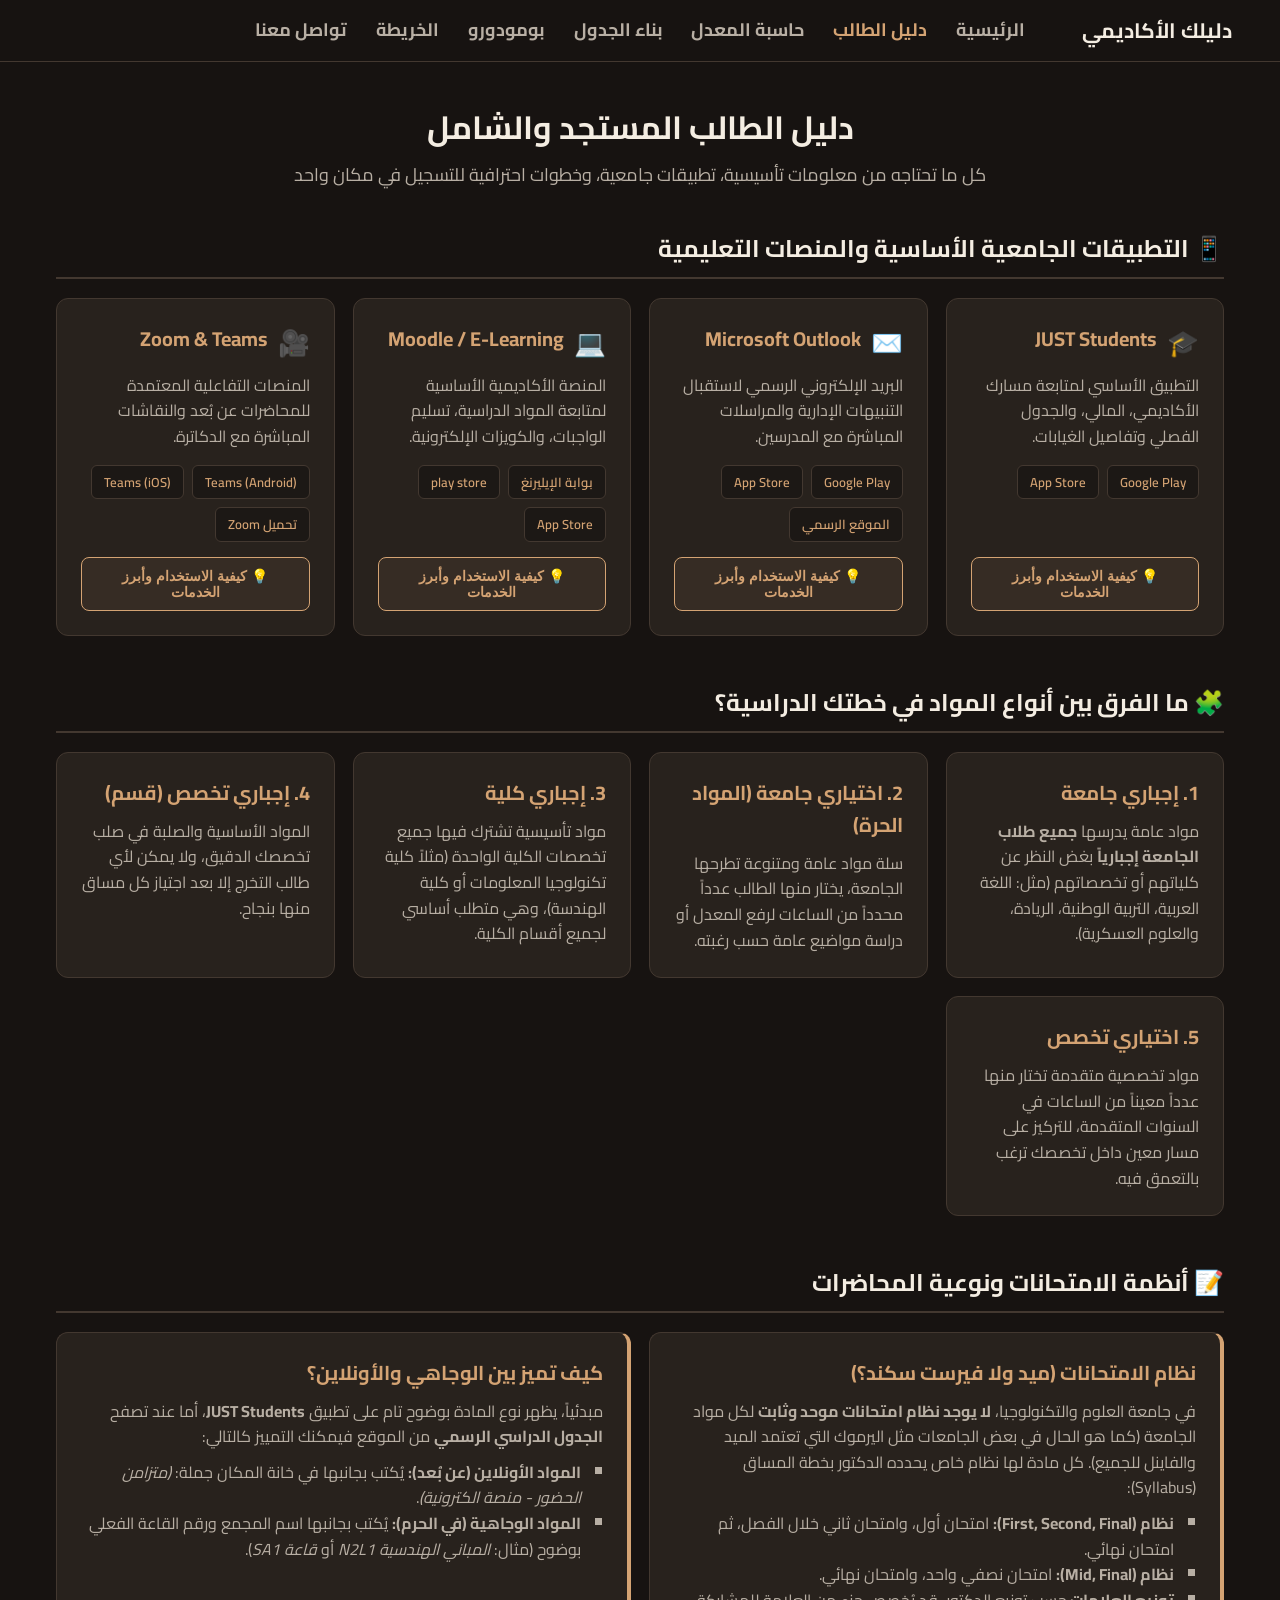
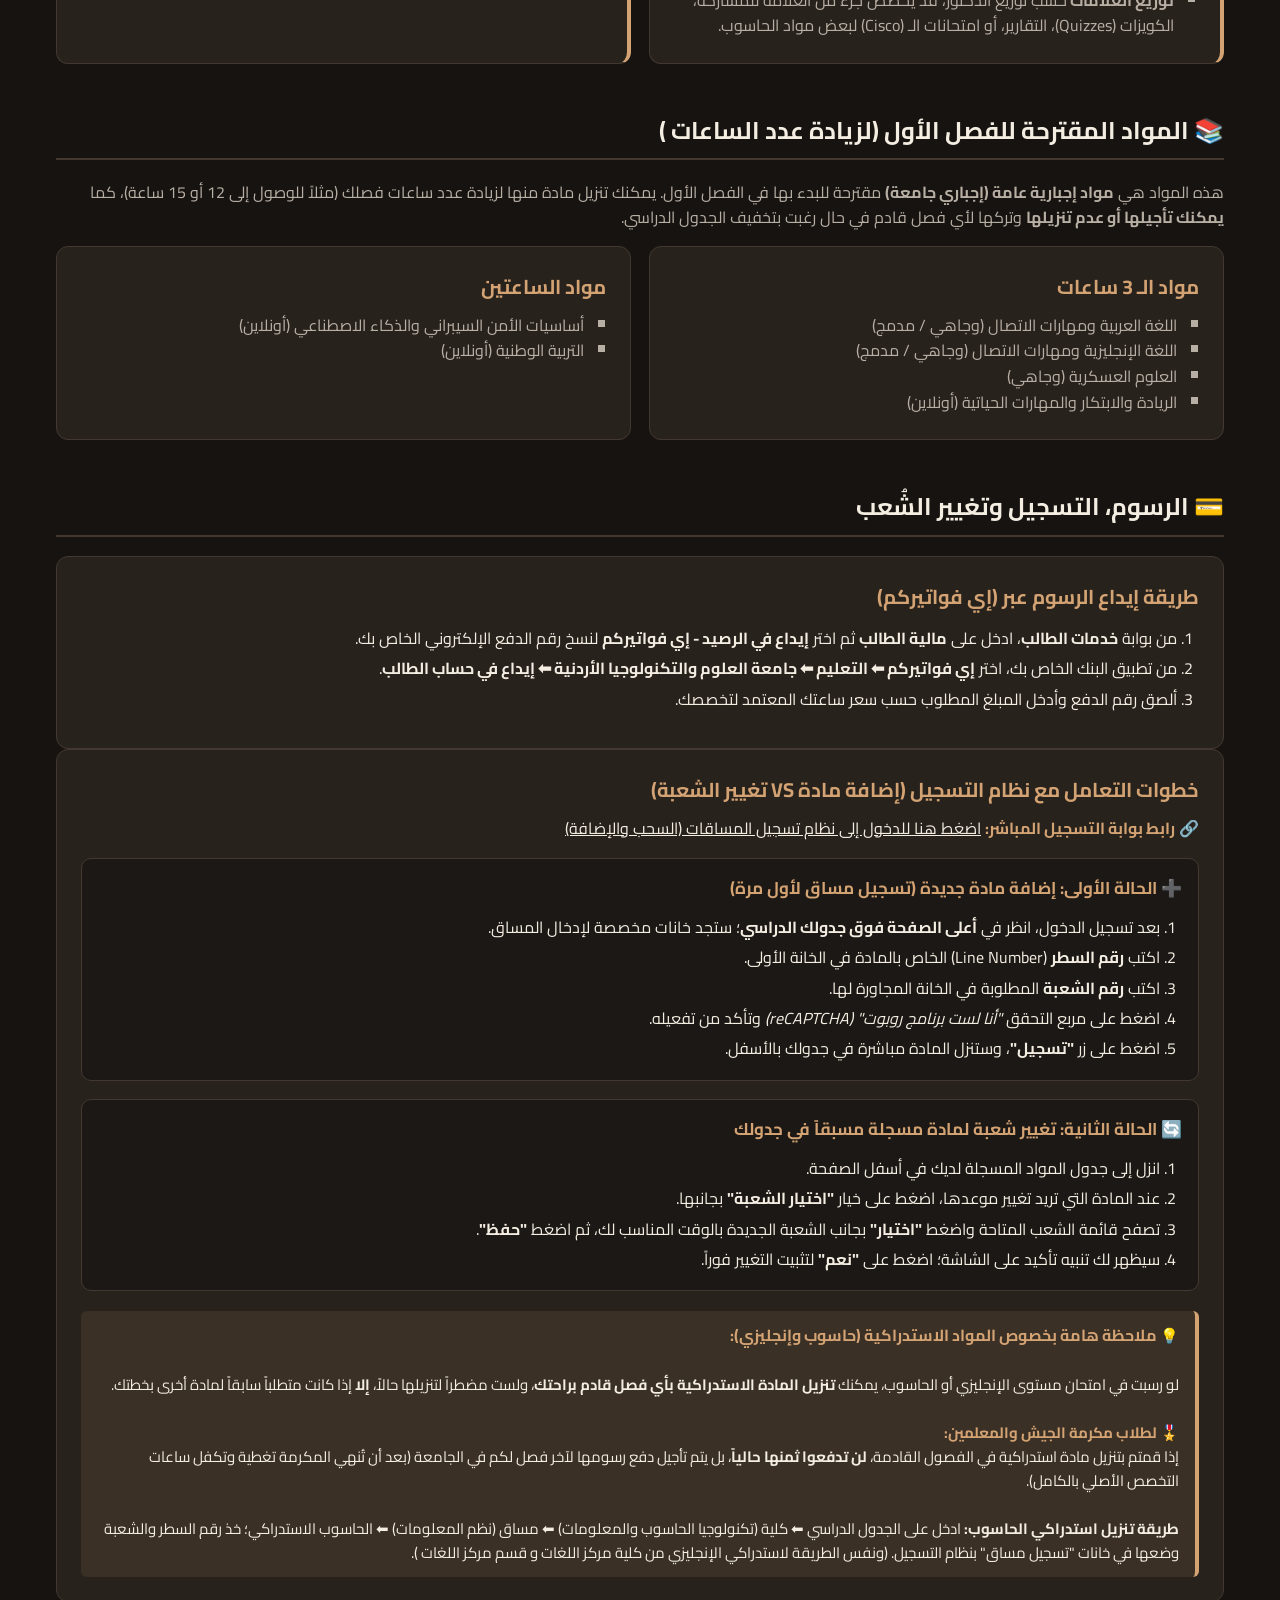
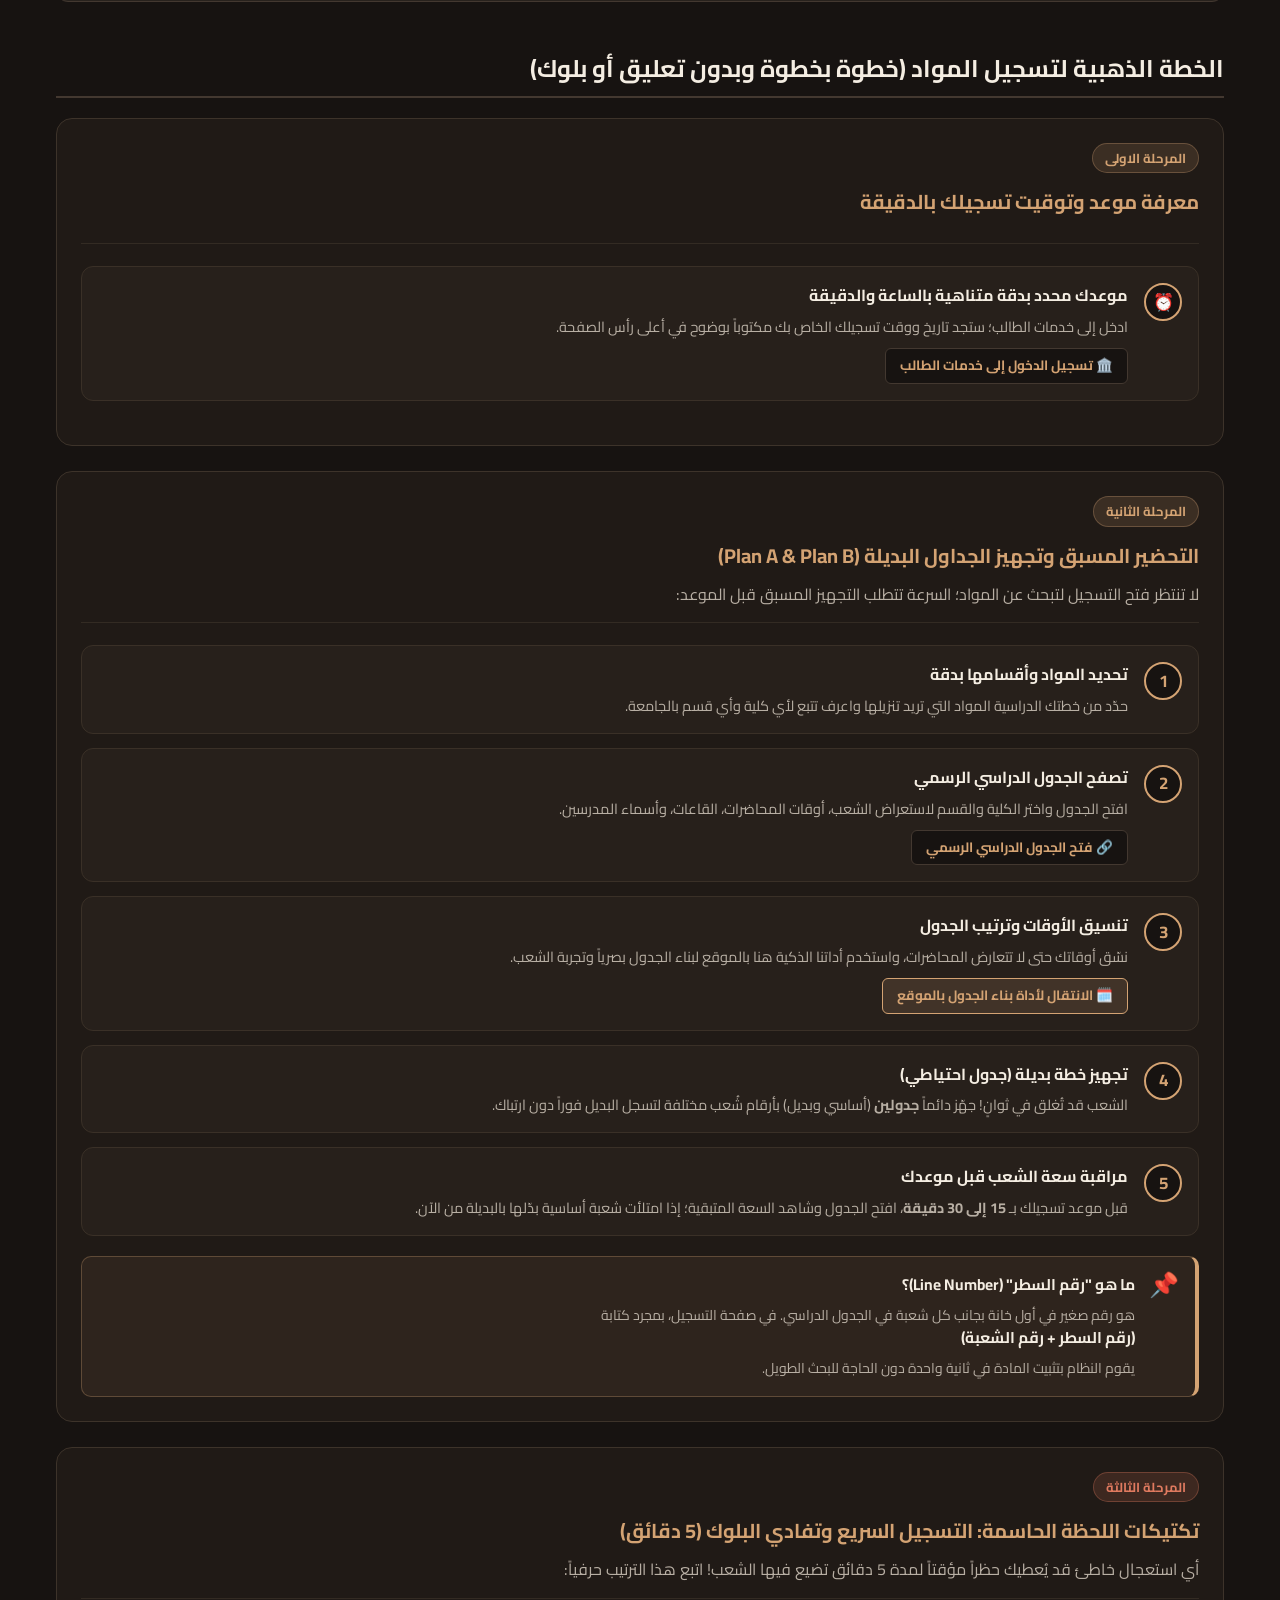
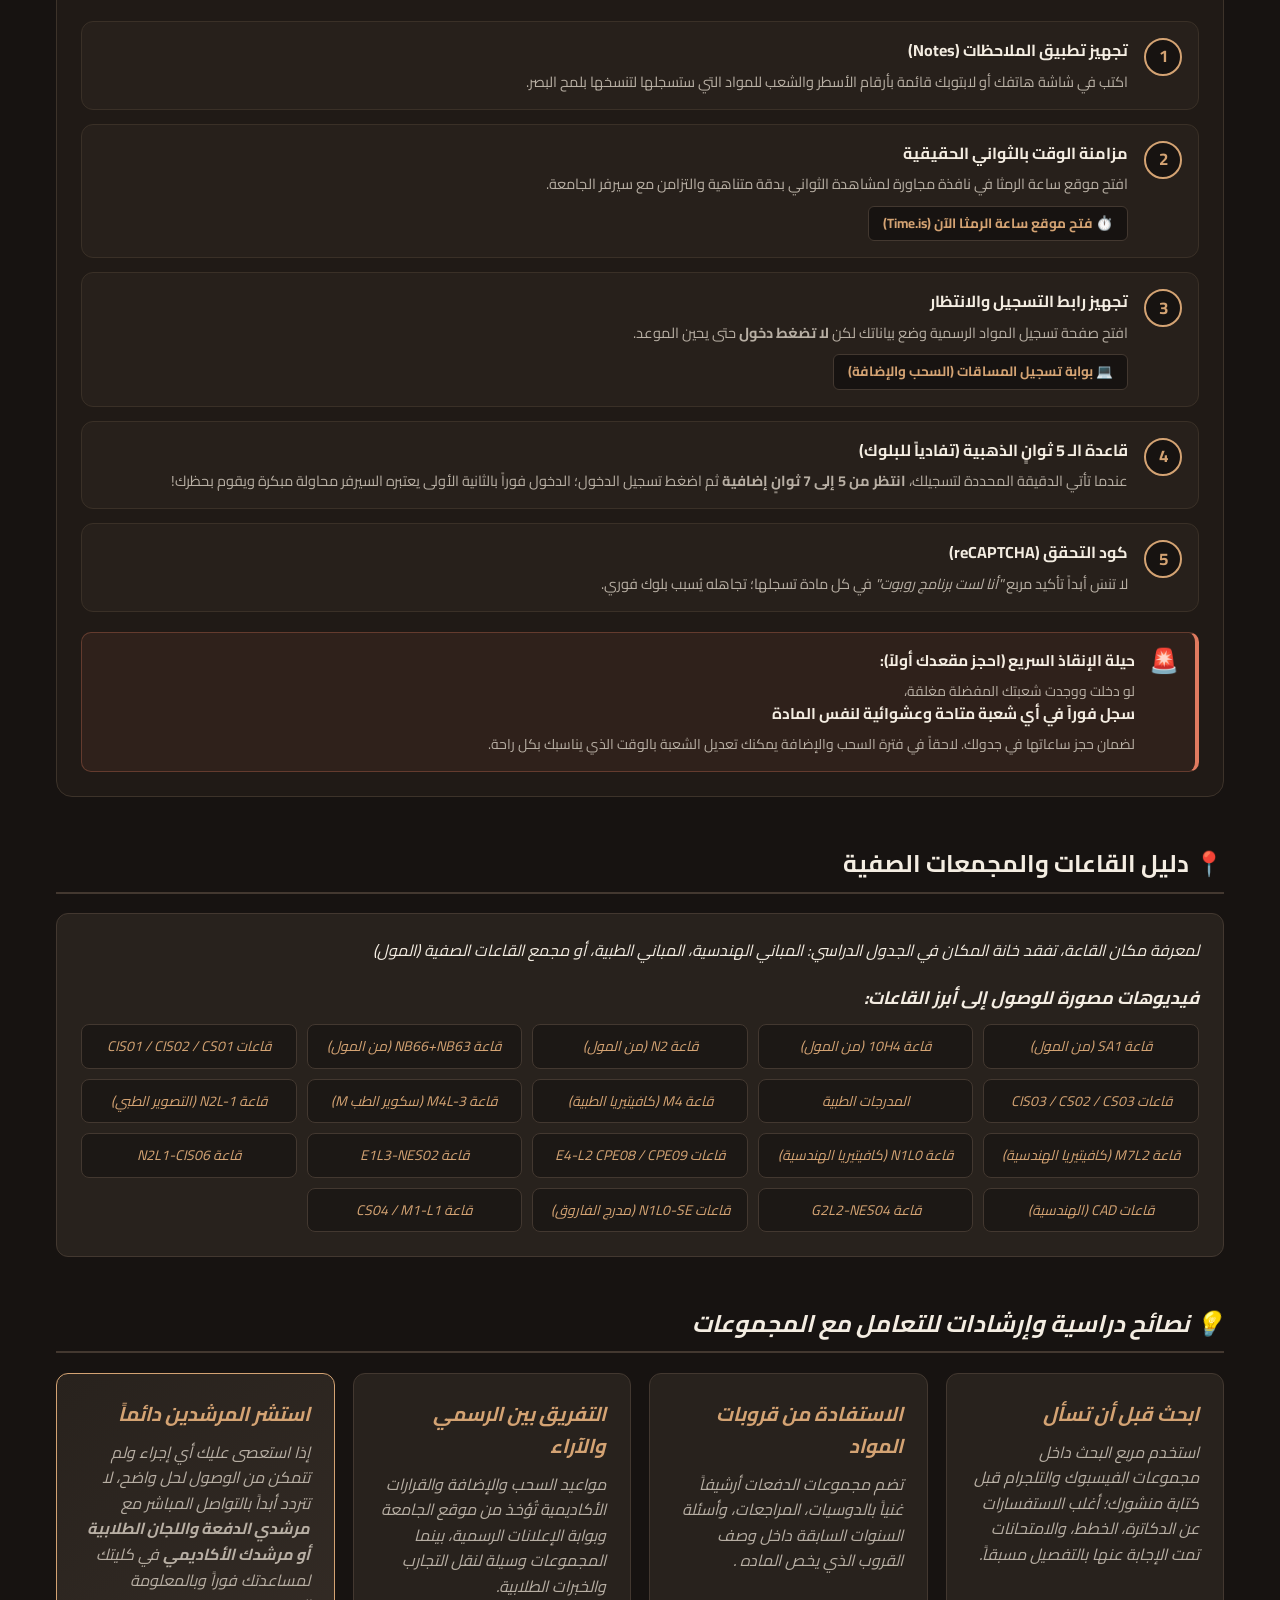
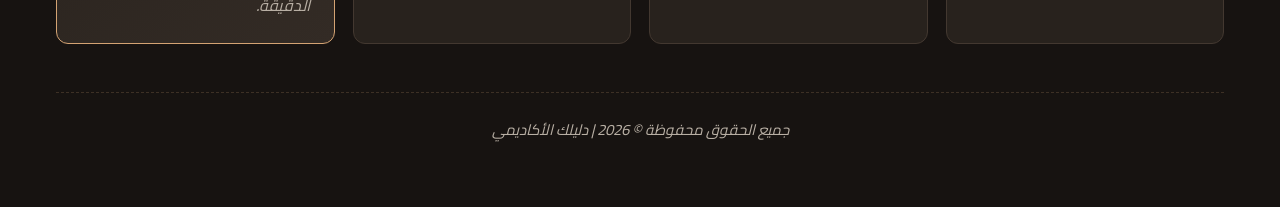
<file: guide.html>
<!DOCTYPE html>
<html lang="ar" dir="rtl">

<head>
    <meta charset="UTF-8">
    <meta name="viewport" content="width=device-width, initial-scale=1.0">
    <title>دليل الطالب الشامل | دليلك الأكاديمي</title>
    <link rel="stylesheet" href="CSS/guide.css">
    <link rel="stylesheet" href="theme.css">
    <link href="https://fonts.googleapis.com/css2?family=Amiri:wght@400;700&display=swap" rel="stylesheet">
</head>

<body>

    <!-- الهيدر الموحد -->
    <header class="official-header">
        <div class="header-container">
            <div class="logo-section">
                <span class="logo-text">دليلك الأكاديمي</span>
            </div>
            <nav class="navigation">
                <ul>
                    <li><a href="index.html">الرئيسية</a></li>
                    <li><a href="guide.html" class="active">دليل الطالب</a></li>
                    <li><a href="gpa-calculator.html">حاسبة المعدل</a></li>
                    <li><a href="schedule-builder.html">بناء الجدول</a></li>
                    <li><a href="pomodoro-timer.html">بومودورو</a></li>
                    <li><a href="campus-map.html">الخريطة</a></li>
                    <li><a href="feedback.html">تواصل معنا</a></li>
                </ul>
            </nav>
        </div>
    </header>

    <main class="guide-container">
        <!-- ترويسة الصفحة -->
        <header class="guide-header">
            <h1 class="page-title">دليل الطالب المستجد والشامل</h1>
            <p class="page-desc">كل ما تحتاجه من معلومات تأسيسية، تطبيقات جامعية، وخطوات احترافية للتسجيل في مكان واحد</p>
        </header>

        <!-- 1. التطبيقات الجامعية الأساسية والمنصات التعليمية -->
        <section class="guide-section">
            <h2 class="section-title">📱 التطبيقات الجامعية الأساسية والمنصات التعليمية</h2>
            <div class="cards-grid">
                <!-- تطبيق JUST Students -->
                <div class="guide-card app-card">
                    <div class="app-header">
                        <span class="app-icon">🎓</span>
                        <h3>JUST Students</h3>
                    </div>
                    <p class="app-brief">التطبيق الأساسي لمتابعة مسارك الأكاديمي، المالي، والجدول الفصلي وتفاصيل الغيابات.</p>
                    <div class="app-download-links">
                        <a href="https://play.google.com/store/apps/details?id=jo.edu.just.students" target="_blank" class="store-btn">Google Play</a>
                        <a href="https://apps.apple.com/app/id1115178610" target="_blank" class="store-btn">App Store</a>
                    </div>
                    <button type="button" class="open-modal-btn" onclick="openAppModal('just')">💡 كيفية الاستخدام وأبرز الخدمات</button>
                </div>

                <!-- تطبيق Outlook -->
                <div class="guide-card app-card">
                    <div class="app-header">
                        <span class="app-icon">✉️</span>
                        <h3>Microsoft Outlook</h3>
                    </div>
                    <p class="app-brief">البريد الإلكتروني الرسمي لاستقبال التنبيهات الإدارية والمراسلات المباشرة مع المدرسين.</p>
                    <div class="app-download-links">
                        <a href="https://play.google.com/store/apps/details?id=com.microsoft.office.outlook" target="_blank" class="store-btn">Google Play</a>
                        <a href="https://apps.apple.com/app/microsoft-outlook/id951937596" target="_blank" class="store-btn">App Store</a>
                        <a href="https://outlook.office.com/" target="_blank" class="store-btn">الموقع الرسمي</a>
                    </div>
                    <button type="button" class="open-modal-btn" onclick="openAppModal('outlook')">💡 كيفية الاستخدام وأبرز الخدمات</button>
                </div>

                <!-- منصة Moodle / E-Learning -->
                <div class="guide-card app-card">
                    <div class="app-header">
                        <span class="app-icon">💻</span>
                        <h3>Moodle / E-Learning</h3>
                    </div>
                    <p class="app-brief">المنصة الأكاديمية الأساسية لمتابعة المواد الدراسية، تسليم الواجبات، والكويزات الإلكترونية.</p>
                    <div class="app-download-links">
                        <a href="https://elearning.just.edu.jo/" target="_blank" class="store-btn">بوابة الإيليرنغ</a>
                        <a href="https://play.google.com/store/apps/details?id=com.moodle.moodlemobile" target="_blank" class="store-btn"> play store</a>
                        <a href="https://apps.apple.com/app/moodle/id633359593" target="_blank" class="store-btn">App Store</a>
                    </div>
                    <button type="button" class="open-modal-btn" onclick="openAppModal('moodle')">💡 كيفية الاستخدام وأبرز الخدمات</button>
                </div>

                <!-- تطبيقات المشاهدة عن بعد Teams & Zoom -->
                <div class="guide-card app-card">
                    <div class="app-header">
                        <span class="app-icon">🎥</span>
                        <h3>Zoom & Teams</h3>
                    </div>
                    <p class="app-brief">المنصات التفاعلية المعتمدة للمحاضرات عن بُعد والنقاشات المباشرة مع الدكاترة.</p>
                    <div class="app-download-links">
                        <a href="https://play.google.com/store/apps/details?id=com.microsoft.teams" target="_blank" class="store-btn">Teams (Android)</a>
                        <a href="https://apps.apple.com/app/microsoft-teams/id1113153706" target="_blank" class="store-btn">Teams (iOS)</a>
                        <a href="https://zoom.us/download" target="_blank" class="store-btn">تحميل Zoom</a>
                    </div>
                    <button type="button" class="open-modal-btn" onclick="openAppModal('teams')">💡 كيفية الاستخدام وأبرز الخدمات</button>
                </div>
            </div>
        </section>

        <!-- 2. قسم: أنواع المواد بالخطة الدراسية -->
        <section class="guide-section">
            <h2 class="section-title">🧩 ما الفرق بين أنواع المواد في خطتك الدراسية؟</h2>
            <div class="cards-grid">
                <div class="guide-card">
                    <h3>1. إجباري جامعة</h3>
                    <p>مواد عامة يدرسها <strong>جميع طلاب الجامعة إجبارياً</strong> بغض النظر عن كلياتهم أو تخصصاتهم (مثل: اللغة العربية، التربية الوطنية، الريادة، والعلوم العسكرية).</p>
                </div>
                <div class="guide-card">
                    <h3>2. اختياري جامعة (المواد الحرة)</h3>
                    <p>سلة مواد عامة ومتنوعة تطرحها الجامعة، يختار منها الطالب عدداً محدداً من الساعات لرفع المعدل أو دراسة مواضيع عامة حسب رغبته.</p>
                </div>
                <div class="guide-card">
                    <h3>3. إجباري كلية</h3>
                    <p>مواد تأسيسية تشترك فيها جميع تخصصات الكلية الواحدة (مثلاً كلية تكنولوجيا المعلومات أو كلية الهندسة)، وهي متطلب أساسي لجميع أقسام الكلية.</p>
                </div>
                <div class="guide-card">
                    <h3>4. إجباري تخصص (قسم)</h3>
                    <p>المواد الأساسية والصلبة في صلب تخصصك الدقيق، ولا يمكن لأي طالب التخرج إلا بعد اجتياز كل مساق منها بنجاح.</p>
                </div>
                <div class="guide-card">
                    <h3>5. اختياري تخصص</h3>
                    <p>مواد تخصصية متقدمة تختار منها عدداً معيناً من الساعات في السنوات المتقدمة، للتركيز على مسار معين داخل تخصصك ترغب بالتعمق فيه.</p>
                </div>
            </div>
        </section>

        <!-- 3. قسم: أنظمة الامتحانات والدوام الجديد -->
        <section class="guide-section">
            <h2 class="section-title">📝 أنظمة الامتحانات ونوعية المحاضرات</h2>
            <div class="cards-grid two-cols">
                <!-- أنظمة الامتحانات -->
                <div class="guide-card" style="border-right: 4px solid #d4a373;">
                    <h3 style="color: #d4a373;">نظام الامتحانات (ميد ولا فيرست سكند؟)</h3>
                    <p>في جامعة العلوم والتكنولوجيا، <strong>لا يوجد نظام امتحانات موحد وثابت</strong> لكل مواد الجامعة (كما هو الحال في بعض الجامعات مثل اليرموك التي تعتمد الميد والفاينل للجميع). كل مادة لها نظام خاص يحدده الدكتور بخطة المساق (Syllabus):</p>
                    <ul class="bullet-list" style="margin-top: 10px;">
                        <li><strong>نظام (First, Second, Final):</strong> امتحان أول، وامتحان ثاني خلال الفصل، ثم امتحان نهائي.</li>
                        <li><strong>نظام (Mid, Final):</strong> امتحان نصفي واحد، وامتحان نهائي.</li>
                        <li><strong> توزيع العلامات </strong> حسب توزيع الدكتور، قد يُخصص جزء من العلامة للمشاركة، الكويزات (Quizzes)، التقارير، أو امتحانات الـ (Cisco) لبعض مواد الحاسوب.</li>
                    </ul>
                </div>
                
                <!-- الأونلاين والوجاهي -->
                <div class="guide-card" style="border-right: 4px solid #d4a373;">
                    <h3 style="color: #d4a373;">كيف تميز بين الوجاهي والأونلاين؟</h3>
                    <p>مبدئياً، يظهر نوع المادة بوضوح تام على تطبيق <strong>JUST Students</strong>، أما عند تصفح <strong>الجدول الدراسي الرسمي</strong> من الموقع فيمكنك التمييز كالتالي:</p>
                    <ul class="bullet-list" style="margin-top: 10px;">
                        <li><strong>المواد الأونلاين (عن بُعد):</strong> يُكتب بجانبها في خانة المكان جملة: <em>(متزامن الحضور - منصة الكترونية)</em>.</li>
                        <li><strong>المواد الوجاهية (في الحرم):</strong> يُكتب بجانبها اسم المجمع ورقم القاعة الفعلي بوضوح (مثال: <em>المباني الهندسية N2L1</em> أو <em>قاعة SA1</em>).</li>
                    </ul>
                </div>
            </div>
        </section>

        <!-- 4. المواد المقترحة للفصل الأول -->
        <section class="guide-section">
            <h2 class="section-title">📚 المواد المقترحة للفصل الأول (لزيادة عدد الساعات )</h2>
            <p style="color: #b8afa4; margin-bottom: 15px; font-size: 16px;">
                هذه المواد هي <strong>مواد إجبارية عامة (إجباري جامعة)</strong> مقترحة للبدء بها في الفصل الأول. يمكنك تنزيل مادة منها لزيادة عدد ساعات فصلك (مثلاً للوصول إلى 12 أو 15 ساعة)، كما <strong>يمكنك تأجيلها أو عدم تنزيلها</strong> وتركها لأي فصل قادم في حال رغبت بتخفيف الجدول الدراسي.
            </p>
            <div class="cards-grid two-cols">
                <div class="guide-card">
                    <h3>مواد الـ 3 ساعات</h3>
                    <ul class="bullet-list">
                        <li>اللغة العربية ومهارات الاتصال (وجاهي / مدمج)</li>
                        <li>اللغة الإنجليزية ومهارات الاتصال (وجاهي / مدمج)</li>
                        <li>العلوم العسكرية (وجاهي)</li>
                        <li>الريادة والابتكار والمهارات الحياتية (أونلاين)</li>
                    </ul>
                </div>
                <div class="guide-card">
                    <h3>مواد الساعتين</h3>
                    <ul class="bullet-list">
                        <li>أساسيات الأمن السيبراني والذكاء الاصطناعي (أونلاين)</li>
                        <li>التربية الوطنية (أونلاين)</li>
                    </ul>
                </div>
            </div>
        </section>

      <!-- 6. الدفع والتسجيل وتغيير الشعب (والمواد الاستدراكية) -->
        <section class="guide-section">
            <h2 class="section-title">💳 الرسوم، التسجيل وتغيير الشُعب</h2>

            <div class="guide-card full-width">
                <h3>طريقة إيداع الرسوم عبر (إي فواتيركم)</h3>
                <ol class="steps-list">
                    <li>من بوابة <strong>خدمات الطالب</strong>، ادخل على <strong>مالية الطالب</strong> ثم اختر <strong>إيداع في الرصيد - إي فواتيركم</strong> لنسخ رقم الدفع الإلكتروني الخاص بك.</li>
                    <li>من تطبيق البنك الخاص بك، اختر <strong>إي فواتيركم ⬅ التعليم ⬅ جامعة العلوم والتكنولوجيا الأردنية ⬅ إيداع في حساب الطالب</strong>.</li>
                    <li>ألصق رقم الدفع وأدخل المبلغ المطلوب حسب سعر ساعتك المعتمد لتخصصك.</li>
                </ol>
            </div>

            <div class="guide-card full-width">
                <h3>خطوات التعامل مع نظام التسجيل (إضافة مادة VS تغيير الشعبة)</h3>
                <p style="margin-bottom: 16px; color: #d4a373;">
                    🔗 <strong>رابط بوابة التسجيل المباشر:</strong> 
                    <a href="https://services.just.edu.jo/sturegistration/" target="_blank" style="color: #f4ede2; text-decoration: underline;">اضغط هنا للدخول إلى نظام تسجيل المساقات (السحب والإضافة)</a>
                </p>

                <!-- الحالة الأولى: إضافة مادة جديدة -->
                <div style="background-color: #1c1815; border: 1px solid #433830; border-radius: 10px; padding: 16px; margin-bottom: 18px;">
                    <h4 style="color: #d4a373; font-size: 17px; margin-bottom: 10px;">
                        ➕ الحالة الأولى: إضافة مادة جديدة (تسجيل مساق لأول مرة)
                    </h4>
                    <ol class="steps-list" style="margin-bottom: 0;">
                        <li>بعد تسجيل الدخول، انظر في <strong>أعلى الصفحة فوق جدولك الدراسي</strong>؛ ستجد خانات مخصصة لإدخال المساق.</li>
                        <li>اكتب <strong>رقم السطر</strong> (Line Number) الخاص بالمادة في الخانة الأولى.</li>
                        <li>اكتب <strong>رقم الشعبة</strong> المطلوبة في الخانة المجاورة لها.</li>
                        <li>اضغط على مربع التحقق <em>"أنا لست برنامج روبوت" (reCAPTCHA)</em> وتأكد من تفعيله.</li>
                        <li>اضغط على زر <strong>"تسجيل"</strong>، وستنزل المادة مباشرة في جدولك بالأسفل.</li>
                    </ol>
                </div>

                <!-- الحالة الثانية: تغيير الشعبة لمادة موجودة -->
                <div style="background-color: #1c1815; border: 1px solid #433830; border-radius: 10px; padding: 16px; margin-bottom: 18px;">
                    <h4 style="color: #d4a373; font-size: 17px; margin-bottom: 10px;">
                        🔄 الحالة الثانية: تغيير شعبة لمادة مسجلة مسبقاً في جدولك
                    </h4>
                    <ol class="steps-list" style="margin-bottom: 0;">
                        <li>انزل إلى جدول المواد المسجلة لديك في أسفل الصفحة.</li>
                        <li>عند المادة التي تريد تغيير موعدها، اضغط على خيار <strong>"اختيار الشعبة"</strong> بجانبها.</li>
                        <li>تصفح قائمة الشعب المتاحة واضغط <strong>"اختيار"</strong> بجانب الشعبة الجديدة بالوقت المناسب لك، ثم اضغط <strong>"حفظ"</strong>.</li>
                        <li>سيظهر لك تنبيه تأكيد على الشاشة؛ اضغط على <strong>"نعم"</strong> لتثبيت التغيير فوراً.</li>
                    </ol>
                </div>

                <!-- ملاحظة المواد الاستدراكية المحدثة -->
                <div class="alert-box" style="margin-top: 20px;">
                    💡 <strong style="color: #d4a373; font-size: 16px;">ملاحظة هامة بخصوص المواد الاستدراكية (حاسوب وإنجليزي):</strong><br><br>
                    لو رسبت في امتحان مستوى الإنجليزي أو الحاسوب، يمكنك <strong>تنزيل المادة الاستدراكية بأي فصل قادم براحتك</strong>، ولست مضطراً لتنزيلها حالاً، <strong>إلا</strong> إذا كانت متطلباً سابقاً لمادة أخرى بخطتك.<br><br>
                    
                    🎖️ <strong style="color: #d4a373;">لطلاب مكرمة الجيش والمعلمين:</strong><br>
                    إذا قمتم بتنزيل مادة استدراكية في الفصول القادمة، <strong>لن تدفعوا ثمنها حالياً</strong>، بل يتم تأجيل دفع رسومها لآخر فصل لكم في الجامعة (بعد أن تُنهي المكرمة تغطية وتكفل ساعات التخصص الأصلي بالكامل).<br><br>
                    
                    <strong>طريقة تنزيل استدراكي الحاسوب:</strong> ادخل على الجدول الدراسي ⬅ كلية (تكنولوجيا الحاسوب والمعلومات) ⬅ مساق (نظم المعلومات) ⬅ الحاسوب الاستدراكي؛ خذ رقم السطر والشعبة وضعها في خانات "تسجيل مساق" بنظام التسجيل. (ونفس الطريقة لاستدراكي الإنجليزي من كلية مركز اللغات و قسم مركز اللغات ).
                </div>
            </div>
        </section>

 <!-- 5. الدليل التفاعلي لتسجيل المواد -->
  <section class="guide-section">
            <h2 class="section-title"> الخطة الذهبية لتسجيل المواد (خطوة بخطوة وبدون تعليق أو بلوك)</h2>


            <!-- المرحلة الثانية: موعد التسجيل -->
            <div class="guide-card full-width main-phase-card">
                <div class="phase-header">
                    <span class="phase-tag">المرحلة الاولى</span>
                    <h3 class="phase-title">معرفة موعد وتوقيت تسجيلك بالدقيقة</h3>
                </div>
                <div class="stepped-list">
                    <div class="step-item">
                        <div class="step-number">⏰</div>
                        <div class="step-body">
                            <h4>موعدك محدد بدقة متناهية بالساعة والدقيقة</h4>
                            <p>ادخل إلى خدمات الطالب؛ ستجد تاريخ ووقت تسجيلك الخاص بك مكتوباً بوضوح في أعلى رأس الصفحة.</p>
                            <a href="https://services.just.edu.jo/stuservices/" target="_blank" class="step-action-btn">🏛️ تسجيل الدخول إلى خدمات الطالب</a>
                        </div>
                    </div>
                </div>
            </div>



         
      
            <!-- المرحلة الأولى: التحضير المسبق -->
            <div class="guide-card full-width main-phase-card">
                <div class="phase-header">
                    <span class="phase-tag">المرحلة الثانية</span>
                    <h3 class="phase-title">التحضير المسبق وتجهيز الجداول البديلة (Plan A & Plan B)</h3>
                    <p class="phase-subtitle">لا تنتظر فتح التسجيل لتبحث عن المواد؛ السرعة تتطلب التجهيز المسبق قبل الموعد:</p>
                </div>

                <div class="stepped-list">
                    <div class="step-item">
                        <div class="step-number">1</div>
                        <div class="step-body">
                            <h4>تحديد المواد وأقسامها بدقة</h4>
                            <p>حدّد من خطتك الدراسية المواد التي تريد تنزيلها واعرف تتبع لأي كلية وأي قسم بالجامعة.</p>
                        </div>
                    </div>

                    <div class="step-item">
                        <div class="step-number">2</div>
                        <div class="step-body">
                            <h4>تصفح الجدول الدراسي الرسمي</h4>
                            <p>افتح الجدول واختر الكلية والقسم لاستعراض الشعب، أوقات المحاضرات، القاعات، وأسماء المدرسين.</p>
                            <a href="https://services.just.edu.jo/courseschedule/" target="_blank" class="step-action-btn">🔗 فتح الجدول الدراسي الرسمي</a>
                        </div>
                    </div>

                    <div class="step-item">
                        <div class="step-number">3</div>
                        <div class="step-body">
                            <h4>تنسيق الأوقات وترتيب الجدول</h4>
                            <p>نسّق أوقاتك حتى لا تتعارض المحاضرات، واستخدم أداتنا الذكية هنا بالموقع لبناء الجدول بصرياً وتجربة الشعب.</p>
                            <a href="schedule-builder.html" class="step-action-btn highlight">🗓️ الانتقال لأداة بناء الجدول بالموقع</a>
                        </div>
                    </div>

                    <div class="step-item">
                        <div class="step-number">4</div>
                        <div class="step-body">
                            <h4>تجهيز خطة بديلة (جدول احتياطي)</h4>
                            <p>الشعب قد تُغلق في ثوانٍ! جهّز دائماً <strong>جدولين</strong> (أساسي وبديل) بأرقام شُعب مختلفة لتسجل البديل فوراً دون ارتباك.</p>
                        </div>
                    </div>

                    <div class="step-item">
                        <div class="step-number">5</div>
                        <div class="step-body">
                            <h4>مراقبة سعة الشعب قبل موعدك</h4>
                            <p>قبل موعد تسجيلك بـ <strong>15 إلى 30 دقيقة</strong>، افتح الجدول وشاهد السعة المتبقية؛ إذا امتلأت شعبة أساسية بدّلها بالبديلة من الآن.</p>
                        </div>
                    </div>
                </div>

                <div class="concept-callout">
                    <div class="callout-icon">📌</div>
                    <div class="callout-text">
                        <strong>ما هو "رقم السطر" (Line Number)؟</strong>
                        <p>هو رقم صغير في أول خانة بجانب كل شعبة في الجدول الدراسي. في صفحة التسجيل، بمجرد كتابة <strong>(رقم السطر + رقم الشعبة)</strong> يقوم النظام بتثبيت المادة في ثانية واحدة دون الحاجة للبحث الطويل.</p>
                    </div>
                </div>
            </div>
            <!-- المرحلة الثالثة: تفادي البلوك -->
            <div class="guide-card full-width main-phase-card">
                <div class="phase-header">
                    <span class="phase-tag danger">المرحلة الثالثة </span>
                    <h3 class="phase-title">تكتيكات اللحظة الحاسمة: التسجيل السريع وتفادي البلوك (5 دقائق)</h3>
                    <p class="phase-subtitle">أي استعجال خاطئ قد يُعطيك حظراً مؤقتاً لمدة 5 دقائق تضيع فيها الشعب! اتبع هذا الترتيب حرفياً:</p>
                </div>

                <div class="stepped-list">
                    <div class="step-item">
                        <div class="step-number">1</div>
                        <div class="step-body">
                            <h4>تجهيز تطبيق الملاحظات (Notes)</h4>
                            <p>اكتب في شاشة هاتفك أو لابتوبك قائمة بأرقام الأسطر والشعب للمواد التي ستسجلها لتنسخها بلمح البصر.</p>
                        </div>
                    </div>
                    <div class="step-item">
                        <div class="step-number">2</div>
                        <div class="step-body">
                            <h4>مزامنة الوقت بالثواني الحقيقية</h4>
                            <p>افتح موقع ساعة الرمثا في نافذة مجاورة لمشاهدة الثواني بدقة متناهية والتزامن مع سيرفر الجامعة.</p>
                            <a href="https://time.is/ar/Ar_Ramtha" target="_blank" class="step-action-btn">⏱️ فتح موقع ساعة الرمثا الآن (Time.is)</a>
                        </div>
                    </div>
                    <div class="step-item">
                        <div class="step-number">3</div>
                        <div class="step-body">
                            <h4>تجهيز رابط التسجيل والانتظار</h4>
                            <p>افتح صفحة تسجيل المواد الرسمية وضع بياناتك لكن <strong>لا تضغط دخول</strong> حتى يحين الموعد.</p>
                            <a href="https://services.just.edu.jo/sturegistration/" target="_blank" class="step-action-btn">💻 بوابة تسجيل المساقات (السحب والإضافة)</a>
                        </div>
                    </div>
                    <div class="step-item">
                        <div class="step-number">4</div>
                        <div class="step-body">
                            <h4>قاعدة الـ 5 ثوانٍ الذهبية (تفادياً للبلوك)</h4>
                            <p>عندما تأتي الدقيقة المحددة لتسجيلك، <strong>انتظر من 5 إلى 7 ثوانٍ إضافية</strong> ثم اضغط تسجيل الدخول؛ الدخول فوراً بالثانية الأولى يعتبره السيرفر محاولة مبكرة ويقوم بحظرك!</p>
                        </div>
                    </div>
                    <div class="step-item">
                        <div class="step-number">5</div>
                        <div class="step-body">
                            <h4>كود التحقق (reCAPTCHA)</h4>
                            <p>لا تنسَ أبداً تأكيد مربع <em>"أنا لست برنامج روبوت"</em> في كل مادة تسجلها؛ تجاهله يُسبب بلوك فوري.</p>
                        </div>
                    </div>
                </div>

                <!-- حيلة الإنقاذ السريع -->
                <div class="concept-callout warning">
                    <div class="callout-icon">🚨</div>
                    <div class="callout-text">
                        <strong>حيلة الإنقاذ السريع (احجز مقعدك أولاً):</strong>
                        <p>لو دخلت ووجدت شعبتك المفضلة مغلقة، <strong>سجل فوراً في أي شعبة متاحة وعشوائية لنفس المادة</strong> لضمان حجز ساعاتها في جدولك. لاحقاً في فترة السحب والإضافة يمكنك تعديل الشعبة بالوقت الذي يناسبك بكل راحة.</p>
                    </div>
                </div>
            </div>
        </section>
  

        <!-- 7. القاعات والوصول إليها -->
        <section class="guide-section">
            <h2 class="section-title">📍 دليل القاعات والمجمعات الصفية</h2>
            <div class="guide-card full-width">
                <em>لمعرفة مكان القاعة، تفقد خانة المكان في الجدول الدراسي: <em>المباني الهندسية</em>، <em>المباني الطبية</em>، أو <em>مجمع القاعات الصفية (المول)</em>

                <h4 class="sub-heading">فيديوهات مصورة للوصول إلى أبرز القاعات:</h4>
                <div class="halls-links-grid">
                    <a href="https://youtu.be/IMxeXozxAhU" target="_blank" class="hall-btn">قاعة SA1 (من المول)</a>
                    <a href="https://youtu.be/VH-EIZnA9EY" target="_blank" class="hall-btn">قاعة 10H4 (من المول)</a>
                    <a href="https://youtu.be/72KrSUzJhQg" target="_blank" class="hall-btn">قاعة N2 (من المول)</a>
                    <a href="https://youtu.be/y2t5aCGq2Kw" target="_blank" class="hall-btn">قاعة NB66+NB63 (من المول)</a>
                    <a href="https://youtu.be/nZlw0tkDmq8" target="_blank" class="hall-btn">قاعات CIS01 / CIS02 / CS01</a>
                    <a href="https://youtu.be/vtk5eI37AlA" target="_blank" class="hall-btn">قاعات CIS03 / CS02 / CS03</a>
                    <a href="https://youtu.be/9NWcggrWpLI" target="_blank" class="hall-btn">المدرجات الطبية</a>
                    <a href="https://youtu.be/NioZ_YGupMA" target="_blank" class="hall-btn">قاعة M4 (كافيتيريا الطبية)</a>
                    <a href="https://youtu.be/6IL0zE6D0xQ" target="_blank" class="hall-btn">قاعة M4L-3 (سكوير الطب M)</a>
                    <a href="https://youtu.be/u5U2LhJzMaU" target="_blank" class="hall-btn">قاعة N2L-1 (التصوير الطبي)</a>
                    <a href="https://youtu.be/fpU_lMJ7ikI" target="_blank" class="hall-btn">قاعة M7L2 (كافيتيريا الهندسية)</a>
                    <a href="https://youtu.be/srK5CZoSF5Q" target="_blank" class="hall-btn">قاعة N1L0 (كافيتيريا الهندسية)</a>
                    <a href="https://youtu.be/fsVYhGzbHhE" target="_blank" class="hall-btn">قاعات E4-L2 CPE08 / CPE09</a>
                    <a href="https://youtu.be/HJCuFhI4SY4" target="_blank" class="hall-btn">قاعة E1L3-NES02</a>
                    <a href="https://youtu.be/3TkYvrsWypY" target="_blank" class="hall-btn">قاعة N2L1-CIS06</a>
                    <a href="https://youtu.be/YttZpijam4I" target="_blank" class="hall-btn">قاعات CAD (الهندسية)</a>
                    <a href="https://youtu.be/hSV4Z2YyFm8" target="_blank" class="hall-btn">قاعة G2L2-NES04</a>
                    <a href="https://youtu.be/3pDNhP7AuuA" target="_blank" class="hall-btn">قاعات N1L0-SE (مدرج الفاروق)</a>
                    <a href="https://youtu.be/szFhi2CBMrw" target="_blank" class="hall-btn">قاعة CS04 / M1-L1</a>
                  
                </div>
            </div>
        </section>

        <!-- 8. نصائح التعامل مع القروبات والمرشدين -->
        <section class="guide-section">
            <h2 class="section-title">💡 نصائح دراسية وإرشادات للتعامل مع المجموعات</h2>
            <div class="cards-grid">
                <div class="guide-card">
                    <h3>ابحث قبل أن تسأل</h3>
                    <p>استخدم مربع البحث داخل مجموعات الفيسبوك والتلجرام قبل كتابة منشورك؛ أغلب الاستفسارات عن الدكاترة، الخطط، والامتحانات تمت الإجابة عنها بالتفصيل مسبقاً.</p>
                </div>
                <div class="guide-card">
                    <h3>الاستفادة من قروبات المواد </h3>
                    <p>تضم مجموعات الدفعات أرشيفاً غنياً بالدوسيات، المراجعات، وأسئلة السنوات السابقة   داخل وصف القروب الذي يخص الماده .</p>
                </div>
                <div class="guide-card">
                    <h3>التفريق بين الرسمي والآراء</h3>
                    <p>مواعيد السحب والإضافة والقرارات الأكاديمية تُؤخذ من موقع الجامعة وبوابة الإعلانات الرسمية، بينما المجموعات وسيلة لنقل التجارب والخبرات الطلابية.</p>
                </div>
                <div class="guide-card highlight-card">
                    <h3>استشر المرشدين دائماً</h3>
                    <p>إذا استعصى عليك أي إجراء ولم تتمكن من الوصول لحل واضح، لا تتردد أبداً بالتواصل المباشر مع <strong>مرشدي الدفعة واللجان الطلابية أو مرشدك الأكاديمي</strong> في كليتك لمساعدتك فوراً وبالمعلومة الدقيقة.</p>
                </div>
            </div>
        </section>
<!-- تذييل الصفحة (الفوتر) -->
    <footer style="text-align: center; padding: 25px 15px; margin-top: 40px; border-top: 1px dashed rgba(212, 163, 115, 0.2); color: #b8afa4; font-size: 15px;">
        <p>جميع الحقوق محفوظة &copy; <span id="current-year">2026</span> | دليلك الأكاديمي</p>
    </footer>

    </main>

    <!-- هيكل النافذة المنبثقة (Popup Modal) -->
    <div id="appModalOverlay" class="modal-overlay" onclick="handleOverlayClick(event)">
        <div class="modal-box">
            <button type="button" class="modal-close-btn" onclick="closeAppModal()">&times;</button>
            <h3 id="modalTitle" class="modal-title"></h3>
            <div id="modalBody" class="modal-body"></div>
        </div>
    </div>

    <script>
        // نصوص الشرح الخاصة بكل تطبيق
        const appsInfo = {
            just: {
                title: "🎓 تطبيق JUST Students",
                content: `
                <ul>
                    <li style="background: rgba(212, 163, 115, 0.1); padding: 8px 12px; border-radius: 6px; border-right: 3px solid #d4a373; margin-bottom: 12px;">
                        <strong>📸 تسجيل الحضور والغياب بالمحاضرة (هام جداً):</strong> 
                        تسجيل الحضور في القاعة يتم من خلال فتح التطبيق، والنزول لأسفل الشاشة واختيار <strong>"تسجيل الحضور"</strong>، ثم مسح (سكان) كود الـ QR الذي يعرضه الدكتور على شاشة العرض (الداتا شو).<br>
                        <em>تنبيه: لا يتم تسجيل حضورك إلكترونياً إلا عبر هذا التطبيق أو يدوياً من قِبل الدكتور نفسه.</em>
                    </li>
                    <li><strong>المواد المسجلة والقاعات:</strong> لمعرفة أسماء دكاترتك، قاعات المحاضرات بدقة، مجموع غياباتك، تجميع العلامات، والساعات المكتبية لكل دكتور.</li>
                    <li><strong>مالية الطالب:</strong> فحص رصيد حسابك المالي، معرفة سعر ساعتك المعتمد لتخصصك، ورسوم تسجيل الفصل العادي والصيفي.</li>
                    <li><strong>معلومات الطالب:</strong> معرفة بريدك الجامعي، رقمك، عدد الساعات المقطوعة، المعدل الفصلي والتراكمي، وجهة الابتعاث.</li>
                    <li><strong>المعلومات الأكاديمية:</strong> لمتابعة حالتك الأكاديمية وساعات الرسوب أو الإسقاط إن وُجدت.</li>
                    <li><strong>الجداول والامتحانات:</strong> معرفة مواعيد امتحانات الفيرست والميد والفاينل ومكان قاعة كل امتحان.</li>
                    <li><strong>الخطة والمكتبة:</strong> مراجعة خطتك الشجرية واستخراج كلمتك السرية الخاصة باستعارة الكتب من مكتبة الجامعة.</li>
                </ul>
            `
            },
            moodle: {
                title: "💻 منصة وتطبيق Moodle / E-Learning",
                content: `
                <div style="margin-bottom: 15px;">
                    <strong style="color: #d4a373; font-size: 16px;"> خطوات ربط تطبيق المودل (Moodle App) لأول مرة:</strong>
                    <ol style="padding-right: 20px; line-height: 1.8; color: #f4ede2; margin-top: 6px;">
                        <li>ادخل على موقع الإيليرنغ الرسمي واضغط على خيار <strong>"الفصل الحالي"</strong>.</li>
                        <li>انزل قليلاً لأسفل الصفحة وانسخ رابط الموقع المكتوب هناك.</li>
                        <li>افتح تطبيق المودل على هاتفك وألصق الرابط المنسوخ في خانة عنوان الموقع.</li>
                        <li>اختر خيار <strong>"الدخول إلى بوابتي"</strong> (أول خيار يظهر لك).</li>
                        <li>سجل دخولك عبر حساب مايكروسوفت الجامعي الرسمي الذي ينتهي بـ <code>@just.edu.jo</code> (المُسلّم لك عند القبول)، ومبروك تم التفعيل!</li>
                    </ol>
                </div>

                <div style="border-top: 1px dashed #433830; padding-top: 12px;">
                    <strong style="color: #d4a373; font-size: 16px;"> كيف تتصفح المواد وتستفيد من المودل؟</strong>
                    <ul style="margin-top: 8px;">
                        <li><strong>صفحة الشعبة vs كل الشُعب:</strong> لكل مساق خياران؛ خيار خاص بشعبتك فقط، وخيار عام مشترك لجميع شُعب المادة.</li>
                        <li><strong>السيلابيس (Syllabus):</strong> وهو فهرس وخطة المادة الرسمية التي يرفعها الدكتور، وموضح فيها توزيع العلامات، مواضيع الأسابيع، ومواعيد الامتحانات.</li>
                        <li><strong>السلايدات والمصادر:</strong> تجد فيها شروحات وسلايدات كل محاضرة (سواء الخاصة بشعبتك أو المشتركة لجميع الشعب حسب تنسيق الدكاترة).</li>
                        <li><strong>معرفة الدكتور وزملاء الشعبة:</strong> ادخل على صفحة شعبتك ثم اضغط على <strong>"المشاركون" (Participants)</strong>؛ سيظهر أول اسم غالباً هو مدرس الشعبة (الدكتور)، وتليه أسماء باقي زملائك في نفس الشعبة.</li>
                        <li><strong>تسليم الواجبات والكويزات:</strong> البوابة المعتمدة لرفع الواجبات والتقارير قبل انتهاء موعدها وتقديم الاختبارات القصيرة.</li>
                    </ul>
                </div>
            `
            },
            outlook: {
                title: "✉️ تطبيق Microsoft Outlook (البريد الجامعي)",
                content: `
                <ul>
                    <li><strong>تسجيل الدخول:</strong> استخدم إيميلك الجامعي الرسمي مع كلمة المرور الخاصة بحسابك الأكاديمي.</li>
                    <li><strong>إعلانات الجامعة الرسمية:</strong> تصلك عليه إشعارات هامة مثل انتهاء فترة خدمة العلم، مواعيد الامتحانات، وقرارات العطل والدوام.</li>
                    <li><strong>تنبيهات المدرسين:</strong> وسيلة الدكتور الأساسية لتبليغ الشعبة بإلغاء محاضرة، تأجيلها، أو إرسال ملاحظات عاجلة.</li>
                    <li><strong>مراسلة الهيئة التدريسية:</strong> استخدمه دائماً عند الحاجة لمراسلة مدرس المساق بصيغة رسمية مع ذكر اسمك ورقمك الجامعي ورقم الشعبة.</li>
                </ul>
            `
            },
            teams: {
                title: "🎥 منصات المشاهدة (Zoom & Teams)",
                content: `
                <ul>
                    <li><strong>الفرق بين المنصتين:</strong> بعض الدكاترة يفضلون استخدام Zoom لسهولته، والبعض الآخر يعتمد Microsoft Teams نظراً لما يوفره من أدوات أوسع لتنظيم الفرق ومشاركة الملفات.</li>
                    <li><strong>طريقة الانضمام للمحاضرة:</strong> ادخل على مساق المادة في الإيليرنغ واضغط على رابط المحاضرة المباشر لينقلك للتطبيق فوراً.</li>
                    <li><strong>تسجيل الحضور التلقائي:</strong> تأكد دائماً من تسجيل الدخول بحساب الجامعة الرسمي (Outlook) داخل التطبيق حتى يظهر اسمك ورقمك بالكامل في سجل الحضور والغياب الخاص بالدكتور.</li>
                </ul>
            `
            }
        };

        function openAppModal(appKey) {
            const data = appsInfo[appKey];
            if (!data) return;

            document.getElementById('modalTitle').innerHTML = data.title;
            document.getElementById('modalBody').innerHTML = data.content;

            const overlay = document.getElementById('appModalOverlay');
            overlay.classList.add('active');
            document.body.style.overflow = 'hidden'; // منع تمرير الصفحة بالخلفية
        }

        function closeAppModal() {
            const overlay = document.getElementById('appModalOverlay');
            overlay.classList.remove('active');
            document.body.style.overflow = 'auto'; // إعادة التمرير
        }

        // إغلاق النافذة عند الضغط على المساحة المظللة خارجها
        function handleOverlayClick(event) {
            if (event.target.id === 'appModalOverlay') {
                closeAppModal();
            }
        }

        // إغلاق النافذة بالضغط على زر Esc
        document.addEventListener('keydown', function (event) {
            if (event.key === 'Escape') {
                closeAppModal();
            }
        });
    </script>

    <script src="theme.js"></script>
</body>

</html>
</file>
<file: CSS/guide.css>
/* ==========================================
   1. الإعدادات العامة والألوان الأساسية
   ========================================== */
@import url('https://fonts.googleapis.com/css2?family=Cairo:wght@400;600;700&display=swap');
   * {
    box-sizing: border-box;
    margin: 0;
    padding: 0;
}

body {
    background-color: #171311;
    color: #f4ede2;
    font-family: 'Cairo', sans-serif;
    line-height: 1.6;
    direction: rtl;
}

/* ==========================================
   2. الهيدر الموحد
   ========================================== */
.official-header {
    width: 100%;
    background-color: #171311;
    border-bottom: 1px solid #433830;
    position: sticky;
    top: 0;
    z-index: 1000;
}

.header-container {
    max-width: 1400px;
    width: 95%;
    margin: 0 auto;
    padding: 14px 1rem;
    display: grid;
    grid-template-columns: 1fr auto 1fr;
    align-items: center;
}

.logo-section {
    display: flex;
    align-items: center;
    justify-self: start;
}

.logo-text {
    font-size: 1.3rem;
    font-weight: 700;
    color: #f4ede2;
}

.navigation {
    justify-self: center;
}

.navigation ul {
    list-style: none;
    display: flex;
    gap: 1.8rem;
    padding: 0;
    margin: 0;
}

.navigation a {
    text-decoration: none;
    color: #b8afa4;
    font-size: 18px;
    font-weight: 700;
    transition: color 0.2s ease;
}

.navigation a:hover,
.navigation a.active {
    color: #d4a373;
}

.header-actions {
    justify-self: end;
}

/* ==========================================
   3. محتوى دليل الطالب
   ========================================== */
.guide-container {
    max-width: 1200px;
    width: 95%;
    margin: 2.5rem auto;
    padding: 0 1rem;
}

.guide-header {
    text-align: center;
    margin-bottom: 2.5rem;
}

.page-title {
    font-size: 32px;
    color: #f4ede2;
    margin-bottom: 8px;
}

.page-desc {
    font-size: 18px;
    color: #b8afa4;
}

.guide-section {
    margin-bottom: 3rem;
}

.section-title {
    font-size: 24px;
    color: #f4ede2;
    margin-bottom: 1.2rem;
    border-bottom: 2px solid #433830;
    padding-bottom: 8px;
}

.cards-grid {
    display: grid;
    grid-template-columns: repeat(auto-fit, minmax(260px, 1fr));
    gap: 18px;
}

.cards-grid.two-cols {
    grid-template-columns: repeat(auto-fit, minmax(320px, 1fr));
}

.guide-card {
    background-color: #28221d;
    border: 1px solid #433830;
    border-radius: 12px;
    padding: 1.5rem;
    color: #f4ede2;
}

.guide-card.full-width {
    width: 100%;
}

.guide-card h3 {
    font-size: 20px;
    color: #d4a373;
    margin-bottom: 10px;
}

.guide-card p {
    font-size: 16px;
    color: #b8afa4;
    line-height: 1.6;
}

.steps-list {
    font-size: 16px;
    color: #f4ede2;
    line-height: 1.9;
    padding-right: 22px;
    margin: 10px 0;
}

.sub-list, .bullet-list {
    list-style: square;
    padding-right: 22px;
    color: #b8afa4;
    margin-top: 5px;
}

.alert-box {
    background-color: rgba(212, 163, 115, 0.1);
    border-right: 4px solid #d4a373;
    padding: 12px 16px;
    border-radius: 6px;
    font-size: 15px;
    color: #f4ede2;
    margin-top: 15px;
}

.sub-heading {
    font-size: 18px;
    color: #f4ede2;
    margin: 20px 0 12px;
}

.halls-links-grid {
    display: grid;
    grid-template-columns: repeat(auto-fill, minmax(200px, 1fr));
    gap: 10px;
}

.hall-btn {
    display: block;
    text-align: center;
    background-color: #1c1815;
    border: 1px solid #433830;
    color: #d4a373;
    text-decoration: none;
    font-size: 14px;
    padding: 10px;
    border-radius: 8px;
    transition: all 0.2s ease;
}

.hall-btn:hover {
    background-color: #d4a373;
    color: #1c1815;
    transform: translateY(-2px);
}

.highlight-card {
    border-color: #d4a373;
    background: linear-gradient(145deg, #28221d, #332b25);
}

/* ==========================================
   4. التجاوب مع شاشات الهواتف
   ========================================== */
@media (max-width: 900px) {
    .header-container {
        display: flex;
        flex-direction: column;
        gap: 14px;
        padding: 14px 10px;
    }

    .navigation ul {
        flex-wrap: wrap;
        justify-content: center;
        gap: 10px 14px;
    }

    .navigation a {
        font-size: 15px;
    }

    .cards-grid, 
    .cards-grid.two-cols {
        grid-template-columns: 1fr;
    }

    .page-title {
        font-size: 26px;
    }

    .page-desc {
        font-size: 15px;
    }

    .halls-links-grid {
        grid-template-columns: 1fr;
    }
}

/* ==========================================
   تنسيقات بطاقات التطبيقات والقوائم المنسدلة
   ========================================== */
.app-card {
    display: flex;
    flex-direction: column;
    justify-content: space-between;
}

.app-header {
    display: flex;
    align-items: center;
    gap: 10px;
    margin-bottom: 8px;
}

.app-icon {
    font-size: 1.6rem;
}

.app-brief {
    font-size: 15px;
    color: #b8afa4;
    margin-bottom: 15px;
}

/* روابط التحميل */
.app-download-links {
    display: flex;
    flex-wrap: wrap;
    gap: 8px;
    margin-bottom: 15px;
}

.store-btn {
    display: inline-block;
    padding: 6px 12px;
    font-size: 13px;
    font-weight: 600;
    text-decoration: none;
    border-radius: 6px;
    border: 1px solid #433830;
    background-color: #1c1815;
    color: #d4a373;
    transition: all 0.2s ease;
}

.store-btn:hover {
    background-color: #d4a373;
    color: #171311;
    transform: translateY(-2px);
}

/* زر إظهار التفاصيل (details / summary) */
.app-details-toggle {
    margin-top: auto;
    border-top: 1px dashed #433830;
    padding-top: 12px;
}

.app-details-toggle summary {
    cursor: pointer;
    font-weight: 700;
    color: #d4a373;
    font-size: 14px;
    outline: none;
    user-select: none;
    transition: color 0.2s ease;
}

.app-details-toggle summary:hover {
    color: #f4ede2;
}

/* إخفاء السهم الافتراضي للمتصفح واستبداله بمظهر أنيق */
.app-details-toggle summary::-webkit-details-marker {
    display: none;
}

/* محتوى الشرح المنسدل */
.app-expanded-content {
    margin-top: 12px;
    padding: 12px;
    background-color: #1e1916;
    border-radius: 8px;
    border: 1px solid #332b25;
}

.app-expanded-content ul {
    list-style: none;
    padding: 0;
    margin: 0;
}

.app-expanded-content li {
    font-size: 14px;
    color: #b8afa4;
    line-height: 1.7;
    margin-bottom: 8px;
    padding-right: 14px;
    position: relative;
}

.app-expanded-content li::before {
    content: "•";
    color: #d4a373;
    position: absolute;
    right: 0;
    font-weight: bold;
}

.app-expanded-content strong {
    color: #f4ede2;
}

/* ==========================================
   تنسيق كروت التطبيقات وزر الفتح
   ========================================== */
.app-card {
    display: flex;
    flex-direction: column;
    justify-content: space-between;
    min-height: 250px;
}

.open-modal-btn {
    width: 100%;
    margin-top: auto;
    padding: 10px 14px;
    background-color: rgba(212, 163, 115, 0.08);
    border: 1px solid #d4a373;
    color: #d4a373;
    font-size: 14px;
    font-weight: bold;
    border-radius: 8px;
    cursor: pointer;
    transition: all 0.2s ease;
    text-align: center;
}

.open-modal-btn:hover {
    background-color: #d4a373;
    color: #171311;
    transform: translateY(-2px);
}

/* ==========================================
   تنسيق النافذة المنبثقة (Popup Modal)
   ========================================== */
.modal-overlay {
    position: fixed;
    top: 0;
    left: 0;
    width: 100%;
    height: 100%;
    background-color: rgba(0, 0, 0, 0.75);
    backdrop-filter: blur(4px);
    display: none;
    justify-content: center;
    align-items: center;
    z-index: 99999;
    padding: 20px;
    box-sizing: border-box;
}

.modal-overlay.active {
    display: flex;
}

.modal-box {
    background-color: #241e19;
    border: 1px solid #d4a373;
    border-radius: 14px;
    max-width: 600px;
    width: 100%;
    max-height: 80vh;
    overflow-y: auto;
    padding: 28px 24px 24px;
    position: relative;
    box-shadow: 0 15px 35px rgba(0, 0, 0, 0.7);
    animation: modalAppear 0.25s ease-out;
}

@keyframes modalAppear {
    from {
        opacity: 0;
        transform: scale(0.92);
    }
    to {
        opacity: 1;
        transform: scale(1);
    }
}

.modal-close-btn {
    position: absolute;
    top: 14px;
    left: 16px;
    background: none;
    border: none;
    color: #b8afa4;
    font-size: 28px;
    cursor: pointer;
    line-height: 1;
    transition: color 0.2s ease;
}

.modal-close-btn:hover {
    color: #d4a373;
}

.modal-title {
    color: #d4a373;
    font-size: 20px;
    margin-top: 0;
    margin-bottom: 18px;
    padding-bottom: 10px;
    border-bottom: 1px solid #433830;
}

.modal-body ul {
    list-style: none;
    padding: 0;
    margin: 0;
}

.modal-body li {
    font-size: 15px;
    color: #b8afa4;
    line-height: 1.8;
    margin-bottom: 12px;
    padding-right: 18px;
    position: relative;
}

.modal-body li::before {
    content: "•";
    color: #d4a373;
    position: absolute;
    right: 0;
    font-size: 18px;
}

.modal-body strong {
    color: #f4ede2;
}

/* ==========================================
   تحسينات مخصصة للجوال (Mobile Optimization)
   ========================================== */
@media (max-width: 600px) {
    .modal-overlay {
        padding: 12px; /* تقليل الفراغ الخارجي ليبقى النص واسعاً وواضحاً */
        align-items: flex-end; /* جعل النافذة تفتح من أسفل الشاشة مثل تطبيقات الهاتف */
    }

    .modal-box {
        max-height: 85vh; /* استغلال مساحة الشاشة بشكل مريح */
        border-radius: 18px 18px 10px 10px; /* تدوير الزوايا العلوية */
        padding: 22px 18px 20px;
        -webkit-overflow-scrolling: touch; /* تفعيل التمرير فائق السلاسة باللمس للآيفون */
    }

    /* تكبير مساحة اللمس لزر الإغلاق ليسهل ضغطه بالإصبع */
    .modal-close-btn {
        top: 10px;
        left: 12px;
        font-size: 32px;
        width: 44px;
        height: 44px;
        display: flex;
        align-items: center;
        justify-content: center;
    }

    .modal-title {
        font-size: 18px;
        padding-left: 35px; /* ترك مسافة عشان العنوان ما يغطي زر الإغلاق */
    }

    .modal-body li {
        font-size: 14.5px;
        line-height: 1.7;
    }
}

/* ==========================================
   تجميل شريط التمرير (Scrollbar) للنافذة المنبثقة
   ========================================== */

/* 1. للمتصفحات الحديثة (Firefox) */
.modal-box {
    scrollbar-width: thin; /* جعله نحيفاً */
    scrollbar-color: #d4a373 #1a1613; /* اللون الذهبي للمقبض والغامق للخلفية */
}

/* 2. لمتصفحات Chrome و Edge و Safari */
.modal-box::-webkit-scrollbar {
    width: 6px; /* عرض نحيف وأنيق جداً بدل العريض الافتراضي */
}

.modal-box::-webkit-scrollbar-track {
    background: #1a1613; /* خلفية الشريط لتندمج مع لون النافذة */
    border-radius: 10px;
}

.modal-box::-webkit-scrollbar-thumb {
    background-color: #433830; /* لون المقبض بني موكا متناسق */
    border-radius: 10px;
    border: 1px solid #1a1613;
}

.modal-box::-webkit-scrollbar-thumb:hover {
    background-color: #d4a373; /* يتحول للذهبي عند التمرير عليه */
}

/* ==========================================
   تنسيق بطاقات الخطوات والمراحل التفاعلية
   ========================================== */
.main-phase-card {
    background-color: #201a16;
    border: 1px solid #3d332a;
    border-radius: 16px;
    padding: 24px;
    margin-bottom: 25px;
}

.phase-header {
    margin-bottom: 22px;
    border-bottom: 1px solid #332b23;
    padding-bottom: 15px;
}

.phase-tag {
    display: inline-block;
    background-color: rgba(212, 163, 115, 0.15);
    color: #d4a373;
    font-size: 13px;
    font-weight: bold;
    padding: 4px 12px;
    border-radius: 20px;
    margin-bottom: 8px;
    border: 1px solid rgba(212, 163, 115, 0.3);
}

.phase-tag.danger {
    background-color: rgba(224, 122, 95, 0.15);
    color: #e07a5f;
    border-color: rgba(224, 122, 95, 0.3);
}

.phase-title {
    font-size: 20px;
    color: #f4ede2;
    margin: 5px 0 6px 0;
}

.phase-subtitle {
    font-size: 15px;
    color: #b8afa4;
    margin: 0;
}

/* قائمة الخطوات المنفصلة */
.stepped-list {
    display: flex;
    flex-direction: column;
    gap: 14px;
    margin-bottom: 20px;
}

.step-item {
    display: flex;
    align-items: flex-start;
    gap: 16px;
    background-color: #27201b;
    border: 1px solid #3a3027;
    border-radius: 12px;
    padding: 16px;
    transition: transform 0.2s ease, border-color 0.2s ease;
}

.step-item:hover {
    transform: translateY(-2px);
    border-color: #d4a373;
}

.step-number {
    flex-shrink: 0;
    width: 38px;
    height: 38px;
    background-color: #171311;
    border: 2px solid #d4a373;
    color: #d4a373;
    font-size: 17px;
    font-weight: bold;
    border-radius: 50%;
    display: flex;
    align-items: center;
    justify-content: center;
}

.step-body {
    flex: 1;
}

.step-body h4 {
    font-size: 16px;
    color: #f4ede2;
    margin: 0 0 6px 0;
}

.step-body p {
    font-size: 14.5px;
    color: #b8afa4;
    line-height: 1.6;
    margin: 0;
}

/* أزرار الإجراءات داخل الخطوات */
.step-action-btn {
    display: inline-block;
    margin-top: 10px;
    padding: 6px 14px;
    background-color: #171311;
    color: #d4a373;
    border: 1px solid #433830;
    border-radius: 6px;
    text-decoration: none;
    font-size: 13.5px;
    font-weight: bold;
    transition: all 0.2s ease;
}

.step-action-btn:hover {
    background-color: #d4a373;
    color: #171311;
}

.step-action-btn.highlight {
    background-color: rgba(212, 163, 115, 0.15);
    border-color: #d4a373;
}

/* صناديق التوضيح المميزة (Callouts) */
.concept-callout {
    display: flex;
    gap: 14px;
    align-items: flex-start;
    background-color: rgba(212, 163, 115, 0.08);
    border: 1px solid rgba(212, 163, 115, 0.3);
    border-right: 4px solid #d4a373;
    border-radius: 10px;
    padding: 16px;
    margin-top: 15px;
}

.concept-callout.warning {
    background-color: rgba(224, 122, 95, 0.08);
    border-color: rgba(224, 122, 95, 0.3);
    border-right-color: #e07a5f;
}

.callout-icon {
    font-size: 24px;
    line-height: 1;
}

.callout-text strong {
    display: block;
    color: #f4ede2;
    font-size: 15.5px;
    margin-bottom: 6px;
}

.callout-text p {
    font-size: 14px;
    color: #b8afa4;
    line-height: 1.6;
    margin: 0;
}

/* التجاوب مع شاشات الهواتف */
@media (max-width: 600px) {
    .main-phase-card {
        padding: 16px 12px;
    }

    .step-item {
        gap: 12px;
        padding: 14px 12px;
    }

    .step-number {
        width: 32px;
        height: 32px;
        font-size: 14px;
    }

    .step-body h4 {
        font-size: 15px;
    }

    .step-body p {
        font-size: 13.5px;
    }

    .concept-callout {
        padding: 12px;
    }
}
</file>
<file: theme.css>
/* ==========================================
   1. زر تبديل الثيم المشترك
   ========================================== */
.theme-toggle-btn {
    background-color: #28221d;
    border: 1px solid #433830;
    color: #f4ede2;
    font-size: 1.2rem;
    width: 40px;
    height: 40px;
    border-radius: 50%;
    cursor: pointer;
    display: inline-flex;
    align-items: center;
    justify-content: center;
    transition: all 0.3s ease;
}

.theme-toggle-btn:hover {
    background-color: #d4a373;
    color: #171311;
    transform: rotate(15deg) scale(1.05);
}

.official-header {
    z-index: 9999 !important;
}

/* ==========================================
   2. ألوان الوضع الصباحي (Light Theme) لكامل الموقع
   ========================================== */
body.light-theme {
    background-color: #f5f1eb !important;
    color: #1f1915 !important;
}

/* الهيدر وشريط التنقل */
body.light-theme .official-header {
    background-color: #ffffff !important;
    border-bottom: 1px solid #dfd4c7 !important;
}

body.light-theme .logo-text,
body.light-theme .page-title,
body.light-theme .section-title,
body.light-theme .phase-title,
body.light-theme h1, 
body.light-theme h2, 
body.light-theme h3 {
    color: #1f1915 !important;
}

body.light-theme .navigation a {
    color: #5c4c40 !important;
}

body.light-theme .navigation a:hover,
body.light-theme .navigation a.active {
    color: #9c6328 !important;
}

/* بطاقات الكروت الأساسية وحاويات النماذج */
body.light-theme .feature-card,
body.light-theme .guide-card,
body.light-theme .main-phase-card,
body.light-theme .step-item,
body.light-theme .current-status-card,
body.light-theme .scenario-card,
body.light-theme .whatif-result-box,
body.light-theme .calculator-container,
body.light-theme .input-card,
body.light-theme .progress-card,
body.light-theme .countdown-card,
body.light-theme .roadmap-card,
body.light-theme .timer-card,
body.light-theme .settings-card,
body.light-theme .form-section,
body.light-theme .grid-section,
body.light-theme .feedback-form {
    background-color: #ffffff !important;
    border-color: #dfd4c7 !important;
    color: #1f1915 !important;
    box-shadow: 0 4px 15px rgba(0, 0, 0, 0.04) !important;
}

/* الصناديق الداخلية في صفحة الدليل */
body.light-theme .guide-card div[style*="background-color"] {
    background-color: #faf7f2 !important;
    border-color: #e0d5c8 !important;
}

body.light-theme h4,
body.light-theme .guide-card h4 {
    color: #9c6328 !important;
}

/* نصوص القوائم والفقرات */
body.light-theme p,
body.light-theme li,
body.light-theme ol li,
body.light-theme ul li,
body.light-theme .steps-list li,
body.light-theme .bullet-list li,
body.light-theme .app-brief,
body.light-theme .phase-subtitle,
body.light-theme .step-body p,
body.light-theme .modal-body li,
body.light-theme label {
    color: #382e27 !important;
}

body.light-theme strong,
body.light-theme b {
    color: #110e0c !important;
}

/* أرقام الخطوات */
body.light-theme .step-number {
    background-color: #f5f1eb !important;
    border-color: #9c6328 !important;
    color: #9c6328 !important;
}

/* الروابط وأزرار الإجراءات */
body.light-theme a {
    color: #8c531b !important;
}

body.light-theme .guide-card a {
    color: #8c531b !important;
    font-weight: bold;
}

/* حقول الإدخال والاختيار في جميع الصفحات */
body.light-theme .input-field,
body.light-theme .select-field,
body.light-theme .styled-input,
body.light-theme .styled-select {
    background-color: #faf7f2 !important;
    border-color: #dfd4c7 !important;
    color: #1f1915 !important;
}

/* صناديق التنبيه */
body.light-theme .alert-box {
    background-color: #fff9ee !important;
    border: 1px solid #ebd9b8 !important;
    border-right: 4px solid #c28836 !important;
    color: #382e27 !important;
}

body.light-theme .concept-callout {
    background-color: #faf5ed !important;
    border-color: #dfd4c7 !important;
    border-right-color: #9c6328 !important;
}

/* أزرار الخدمات */
body.light-theme .theme-toggle-btn {
    background-color: #ece3d7 !important;
    border-color: #d1c0ae !important;
    color: #1f1915 !important;
}

body.light-theme .step-action-btn,
body.light-theme .store-btn,
body.light-theme .hall-btn,
body.light-theme .open-modal-btn,
body.light-theme .btn-add {
    background-color: #faf7f2 !important;
    color: #8c531b !important;
    border-color: #d8c9b8 !important;
}

body.light-theme .step-action-btn:hover,
body.light-theme .store-btn:hover,
body.light-theme .hall-btn:hover,
body.light-theme .open-modal-btn:hover,
body.light-theme .btn-add:hover {
    background-color: #8c531b !important;
    color: #ffffff !important;
}

/* النوافذ المنبثقة */
body.light-theme .modal-box {
    background-color: #ffffff !important;
    border-color: #9c6328 !important;
    color: #1f1915 !important;
}

/* ==========================================
   3. إصلاح كرت استشر المرشدين (guide.html)
   ========================================== */
body.light-theme .guide-card.highlight-card {
    background: #f7eee2 !important;
    background-color: #f7eee2 !important;
    border: 1px solid #c28836 !important;
}

body.light-theme .guide-card.highlight-card * {
    color: #2c2119 !important;
}

body.light-theme .guide-card.highlight-card h3 {
    color: #9c6328 !important;
}

/* ==========================================
   4. إصلاح ألوان صفحة الخريطة (campus-map.html)
   ========================================== */
body.light-theme .map-view-box {
    background-color: #f5f1eb !important;
    border-color: #dfd4c7 !important;
}

body.light-theme .map-notice-bar {
    background-color: #ece3d7 !important;
    color: #2c2520 !important;
    border-color: #dfd4c7 !important;
}

body.light-theme .building-card {
    background-color: #ffffff !important;
    border: 1px solid #dfd4c7 !important;
    box-shadow: 0 4px 12px rgba(0, 0, 0, 0.05) !important;
}

body.light-theme .building-card:hover {
    background-color: #faf6f0 !important;
    border-color: #d4a373 !important;
}

body.light-theme .building-card h3 {
    color: #9c6328 !important;
}

body.light-theme .building-card p {
    color: #4a3b30 !important;
}

body.light-theme .direct-map-btn {
    color: #8c531b !important;
    font-weight: bold !important;
}

/* ==========================================
   5. إصلاحات الجداول ومنظم الجدول (schedule-builder)
   ========================================== */
body.light-theme .schedule-table th,
body.light-theme .whatif-table th,
body.light-theme .courses-table th {
    background-color: #faf7f2 !important;
    color: #9c6328 !important;
    border-color: #dfd4c7 !important;
}

body.light-theme .schedule-table td,
body.light-theme .whatif-table td,
body.light-theme .courses-table td {
    border-color: #ebdcd0 !important;
    color: #2c2520 !important;
}

/* تثبيت لون نصوص المواد المضافة في منظم الجدول باللون الأبيض */
.course-card, 
.course-card * {
    color: #ffffff !important;
}

/* ==========================================================================
   إصلاح شامل لصناديق الأدوات الداخلية في الوضع الصباحي (Light Theme)
   ========================================================================== */

/* -------------------------------------------------------------
   1. حاسبة المعدل ومخطط المعدل (gpa-calculator & gpa-target)
   ------------------------------------------------------------- */
/* الصندوق الأسود الداخلي الظاهر في صورتك */
body.light-theme .cumulative-section {
    background-color: #faf7f2 !important;
    border: 1px solid #dfd4c7 !important;
}

body.light-theme .cumulative-section label,
body.light-theme .cumulative-inputs label {
    color: #2c2520 !important;
    font-weight: 600;
}

/* بطاقات النتائج والمؤشرات */
body.light-theme .result-box,
body.light-theme #target-result-box {
    background-color: #ffffff !important;
    border-color: #dfd4c7 !important;
}

body.light-theme .result-card,
body.light-theme .detail-card,
body.light-theme .hours-card {
    background-color: #faf7f2 !important;
    border: 1px solid #dfd4c7 !important;
}

body.light-theme .gauge-section {
    background-color: #faf7f2 !important;
    border: 1px solid #dfd4c7 !important;
}

body.light-theme .gauge-header {
    color: #2c2520 !important;
}

body.light-theme .gauge-bar-bg {
    background-color: #e5dacd !important;
}

body.light-theme .detail-card h4,
body.light-theme .hours-label {
    color: #6e5e52 !important;
}

body.light-theme .detail-card p,
body.light-theme .gpa-rating {
    color: #2c2520 !important;
}

body.light-theme .target-advice {
    background-color: #faf7f2 !important;
    border-right: 4px solid #c28836 !important;
    color: #2c2520 !important;
}

/* -------------------------------------------------------------
   2. عدّاد التخرج (graduation-tracker)
   ------------------------------------------------------------- */
body.light-theme .tracker-container .input-card,
body.light-theme .tracker-container .progress-card,
body.light-theme .tracker-container .countdown-card,
body.light-theme .tracker-container .roadmap-card {
    background-color: #ffffff !important;
    border: 1px solid #dfd4c7 !important;
    box-shadow: 0 4px 15px rgba(0, 0, 0, 0.04) !important;
}

body.light-theme .ring-bg {
    stroke: #e8ded4 !important;
}

body.light-theme #progressPercent {
    color: #2c2520 !important;
}

body.light-theme .countdown-box {
    background-color: #faf7f2 !important;
    border: 1px solid #dfd4c7 !important;
}

body.light-theme .countdown-unit,
body.light-theme .countdown-note,
body.light-theme .progress-label,
body.light-theme .stat-label {
    color: #6e5e52 !important;
}

body.light-theme .roadmap-year {
    background-color: #faf7f2 !important;
    border: 1px solid #dfd4c7 !important;
}

body.light-theme .roadmap-year-title {
    color: #2c2520 !important;
}

/* -------------------------------------------------------------
   3. مؤقت المذاكرة (pomodoro-timer)
   ------------------------------------------------------------- */
body.light-theme .timer-card,
body.light-theme .settings-card {
    background-color: #ffffff !important;
    border: 1px solid #dfd4c7 !important;
    box-shadow: 0 4px 15px rgba(0, 0, 0, 0.04) !important;
}

body.light-theme .mode-tab {
    background-color: #faf7f2 !important;
    border: 1px solid #dfd4c7 !important;
    color: #6e5e52 !important;
}

body.light-theme .mode-tab.active {
    background-color: #d4a373 !important;
    color: #1c1815 !important;
    border-color: #d4a373 !important;
}

body.light-theme #timeLeft {
    color: #2c2520 !important;
}

body.light-theme .timer-mode-label,
body.light-theme .sound-desc {
    color: #6e5e52 !important;
}

body.light-theme .ctrl-btn.secondary {
    background-color: #faf7f2 !important;
    border: 1px solid #dfd4c7 !important;
    color: #2c2520 !important;
}

body.light-theme .session-counter {
    color: #2c2520 !important;
}

body.light-theme .btn-apply,
body.light-theme .btn-sound {
    background-color: #faf7f2 !important;
    border: 1px solid #dfd4c7 !important;
    color: #8c531b !important;
}

/* -------------------------------------------------------------
   4. منظم الجدول الدراسي (schedule-builder)
   ------------------------------------------------------------- */
body.light-theme .form-section,
body.light-theme .grid-section {
    background-color: #ffffff !important;
    border: 1px solid #dfd4c7 !important;
}

body.light-theme .days-checkboxes label {
    background-color: #faf7f2 !important;
    border: 1px solid #dfd4c7 !important;
    color: #2c2520 !important;
}

body.light-theme .added-courses-list li {
    background-color: #faf7f2 !important;
    border: 1px solid #dfd4c7 !important;
    color: #2c2520 !important;
}

body.light-theme .official-schedule-link {
    background-color: rgba(212, 163, 115, 0.08) !important;
    border-color: #d4a373 !important;
}
/* ==============================================================
   الهيدر العائم والواجهة في الوضع الصباحي
   ============================================================== */
body.light-theme .official-header.home-header {
    background: rgba(255, 255, 255, 0.8) !important;
    border-color: rgba(194, 136, 54, 0.3) !important;
    box-shadow: 0 10px 30px rgba(0, 0, 0, 0.08) !important;
}

body.light-theme .hero-bg-overlay {
    filter: blur(5px) brightness(0.9) contrast(0.95);
    opacity: 0.32;
}

body.light-theme .hero-banner::after {
    background: linear-gradient(
        180deg, 
        rgba(245, 241, 235, 0.5) 0%, 
        rgba(245, 241, 235, 0.85) 60%, 
        #f5f1eb 100%
    );
}

body.light-theme .hero-title {
    color: #1f1915 !important;
    text-shadow: none;
}

body.light-theme .hero-title .highlight {
    background: linear-gradient(120deg, #9c6328, #c28836);
    -webkit-background-clip: text;
    background-clip: text;
    -webkit-text-fill-color: transparent;
}

body.light-theme .hero-intro {
    color: #4a3b30 !important;
    text-shadow: none;
}

body.light-theme .hero-badge {
    background: rgba(194, 136, 54, 0.12);
    border-color: rgba(194, 136, 54, 0.3);
}

body.light-theme .hero-badge span {
    color: #8c531b;
}

body.light-theme .btn-secondary-hero {
    background: #ffffff;
    color: #2c2520;
    border-color: #dfd4c7;
    box-shadow: 0 4px 12px rgba(0, 0, 0, 0.05);
}

body.light-theme .feature-pill {
    background: rgba(255, 255, 255, 0.85);
    border-color: #dfd4c7;
    color: #382e27;
}
/* ==============================================================
   بطاقات الإحصائيات في الوضع الصباحي
   ============================================================== */
body.light-theme .hero-banner {
    background: radial-gradient(circle at 50% 25%, rgba(194, 136, 54, 0.1) 0%, #f5f1eb 75%) !important;
}

body.light-theme .stat-box {
    background: #ffffff !important;
    border-color: #dfd4c7 !important;
    box-shadow: 0 4px 12px rgba(0, 0, 0, 0.04) !important;
}

body.light-theme .stat-number {
    color: #9c6328 !important;
}

body.light-theme .stat-label {
    color: #5c4c40 !important;
}

/* تنسيق إشعار الحقوق لملك محمد */
.credit-toast {
    position: fixed;
    bottom: 30px;
    right: 30px;
    background-color: #1c1815;
    border: 1px solid #d4a373;
    color: #f4ede2;
    padding: 15px 25px;
    border-radius: 8px;
    box-shadow: 0 4px 15px rgba(0,0,0,0.4);
    font-size: 16px;
    z-index: 9999;
    transform: translateX(150%); /* إخفاء الإشعار خارج الشاشة يميناً */
    transition: transform 0.6s cubic-bezier(0.68, -0.55, 0.265, 1.55);
}

.credit-toast.show {
    transform: translateX(0); /* إدخال الإشعار للشاشة */
}
</file>
